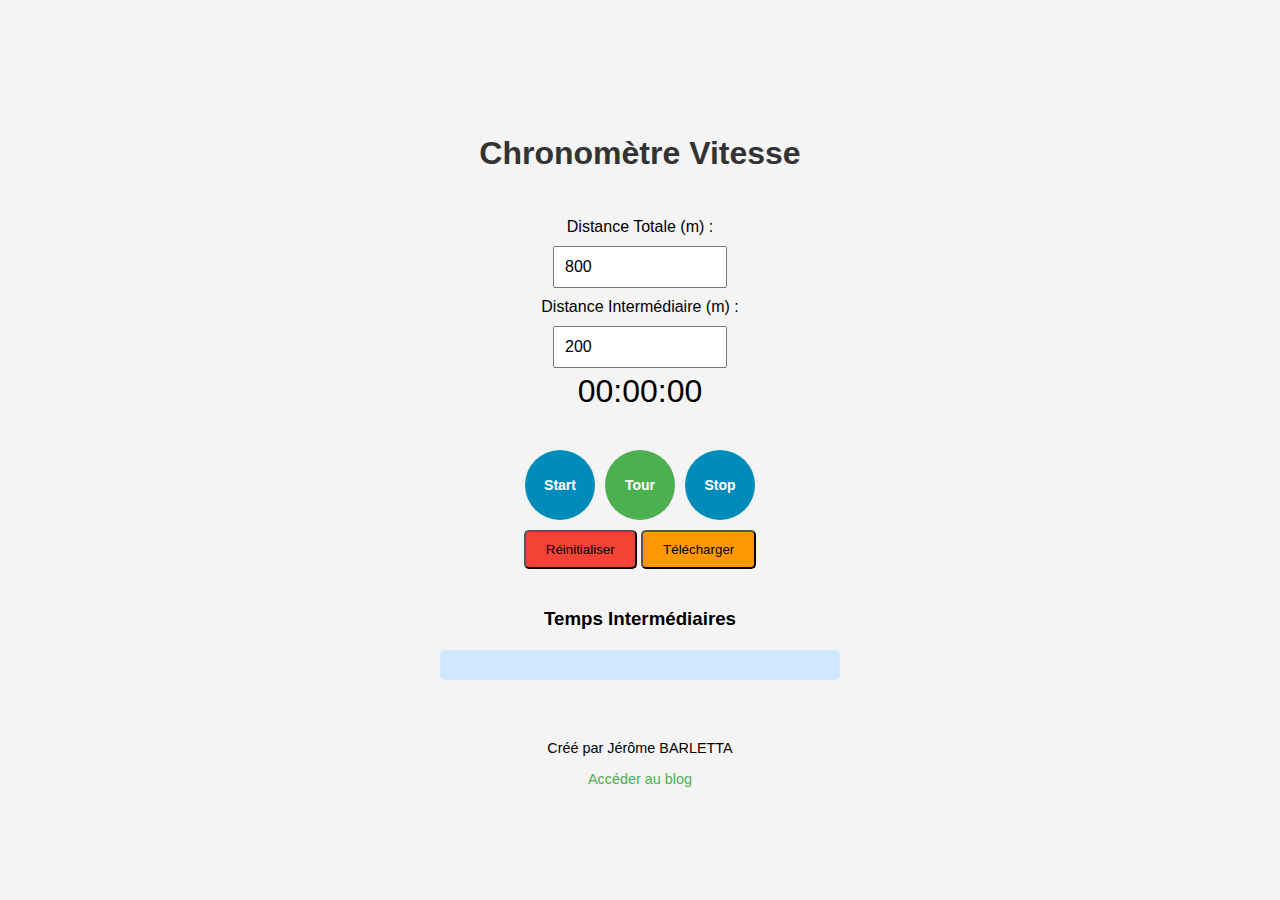
<file: index.html>
<!DOCTYPE html>
<html lang="fr">
<head>
    <meta charset="UTF-8">
    <meta name="viewport" content="width=device-width, initial-scale=1.0">
    <title>Chronomètre Vitesse</title>
    <style>
        /* Styles de base */
        body {
            font-family: Arial, sans-serif;
            text-align: center;
            margin: 0;
            padding: 0;
            display: flex;
            flex-direction: column;
            justify-content: center;
            align-items: center;
            min-height: 100vh;
            background-color: #f4f4f4;
        }
        h1 {
            color: #333;
        }
        #timer-display {
            font-size: 2em;
            margin-bottom: 20px;
        }
        #input-controls {
            margin-top: 20px;
            display: flex;
            flex-direction: column;
            align-items: center;
        }
        #input-controls label {
            margin: 5px;
            font-size: 16px; /* Augmenter la taille de la police pour les labels */
        }
        #input-controls input {
            margin: 5px;
            font-size: 16px; /* Augmenter la taille de la police pour les champs de saisie */
            padding: 10px; /* Ajouter du rembourrage pour agrandir les champs */
            width: 150px; /* Largeur des champs de saisie */
            max-width: 80%; /* Limiter la largeur à 80% pour être responsive */
        }
        #timer-controls {
            margin-top: 20px;
            display: flex;
            justify-content: center;
        }
        #timer-controls button {
            padding: 0;
            font-size: 14px;
            font-weight: bold;
            width: 70px; /* Augmenter légèrement la largeur */
            height: 70px; /* Augmenter légèrement la hauteur */
            border: none;
            color: white;
            cursor: pointer;
            display: flex;
            align-items: center;
            justify-content: center;
            margin: 0 5px; /* Ajout d'espacement entre les boutons */
        }
        #start-button, #stop-button {
            background-color: #008CBA;
            border-radius: 50%;
        }
        #intermediate-button {
            background-color: #4CAF50;
            border-radius: 50%;
        }
        #reset-button, #download-button {
            background-color: #f44336;
            border-radius: 5px;
            padding: 10px 20px;
            margin-top: 10px; /* Pour espacer des boutons du dessus */
        }
        #download-button {
            background-color: #FF9800;
        }
        #results {
            margin-top: 20px;
            width: 80%;
            max-width: 400px;
        }
        #results ul {
            list-style: none;
            padding: 0;
            margin: 0;
        }
        #results li {
            background: #e0e0e0;
            margin-bottom: 5px;
            padding: 10px;
            border-radius: 5px;
        }
        #final-result {
            margin-top: 20px;
            padding: 15px;
            border-radius: 5px;
            background-color: #D0E8FF;
            color: #333;
            font-weight: bold;
        }
        #creator {
            margin-top: 30px;
            text-align: center;
            font-size: 0.9em;
        }
        #creator a {
            color: #4CAF50;
            text-decoration: none;
        }
        /* Responsive styles */
        @media (max-width: 600px) {
            #timer-controls button {
                width: 50px;
                height: 50px;
                font-size: 12px;
            }
            #input-controls input {
                width: 120px; /* Ajustement pour petits écrans */
            }
        }
    </style>
</head>
<body>

    <h1>Chronomètre Vitesse</h1>

    <div id="input-controls">
        <label for="total-distance">Distance Totale (m) :</label>
        <input type="number" id="total-distance" value="800">
        <label for="intermediate-distance">Distance Intermédiaire (m) :</label>
        <input type="number" id="intermediate-distance" value="200">
    </div>

    <div id="timer-display">00:00:00</div>

    <div id="timer-controls">
        <button id="start-button">Start</button>
        <button id="intermediate-button">Tour</button>
        <button id="stop-button">Stop</button>
    </div>
    
    <div id="additional-controls">
        <button id="reset-button">Réinitialiser</button>
        <button id="download-button">Télécharger</button>
    </div>

    <div id="results">
        <h3>Temps Intermédiaires</h3>
        <ul id="time-list"></ul>
        <p id="final-result"></p>
    </div>

    <div id="creator">
        <p>Créé par Jérôme BARLETTA</p>
        <a href="http://bjerome.eklablog.com/accueil-c30088056" target="_blank">Accéder au blog</a>
    </div>

    <script>
        let startTime = null;
        let intervalId = null;
        let intermediateTimes = [];
        let totalDistance = 800;
        let intermediateDistance = 200;
        let currentDistance = 0;

        const timerDisplay = document.getElementById('timer-display');
        const timeList = document.getElementById('time-list');
        const finalResult = document.getElementById('final-result');

        const startButton = document.getElementById('start-button');
        const intermediateButton = document.getElementById('intermediate-button');
        const stopButton = document.getElementById('stop-button');
        const resetButton = document.getElementById('reset-button');
        const downloadButton = document.getElementById('download-button');

        const totalDistanceInput = document.getElementById('total-distance');
        const intermediateDistanceInput = document.getElementById('intermediate-distance');

        totalDistanceInput.addEventListener('input', () => {
            totalDistance = parseInt(totalDistanceInput.value);
        });

        intermediateDistanceInput.addEventListener('input', () => {
            intermediateDistance = parseInt(intermediateDistanceInput.value);
        });

        function formatTime(seconds) {
            const hours = Math.floor(seconds / 3600);
            const minutes = Math.floor((seconds % 3600) / 60);
            const remainingSeconds = Math.floor(seconds % 60);
            return `${hours.toString().padStart(2, '0')}:${minutes.toString().padStart(2, '0')}:${remainingSeconds.toString().padStart(2, '0')}`;
        }

        function calculateSpeed(timeInSeconds, distance) {
            if (timeInSeconds === 0) return 0;
            return ((distance / timeInSeconds) * 3.6).toFixed(2);
        }

        function updateTimer() {
            const elapsed = Math.floor((new Date() - startTime) / 1000);
            timerDisplay.textContent = formatTime(elapsed);
        }

        startButton.addEventListener('click', () => {
            if (!intervalId) {
                startTime = new Date();
                intervalId = setInterval(updateTimer, 1000);
                currentDistance = 0;
                intermediateTimes = [];
                timeList.innerHTML = '';
                finalResult.textContent = '';
            }
        });

        intermediateButton.addEventListener('click', () => {
            if (intervalId && currentDistance + intermediateDistance <= totalDistance) {
                const now = new Date();
                const elapsed = Math.floor((now - startTime) / 1000);
                currentDistance += intermediateDistance;

                const speed = calculateSpeed(elapsed, currentDistance);
                const timeEntry = document.createElement('li');
                timeEntry.textContent = `Distance: ${currentDistance}m - Temps: ${formatTime(elapsed)} - Vitesse: ${speed} km/h`;
                timeList.appendChild(timeEntry);

                intermediateTimes.push
</file>
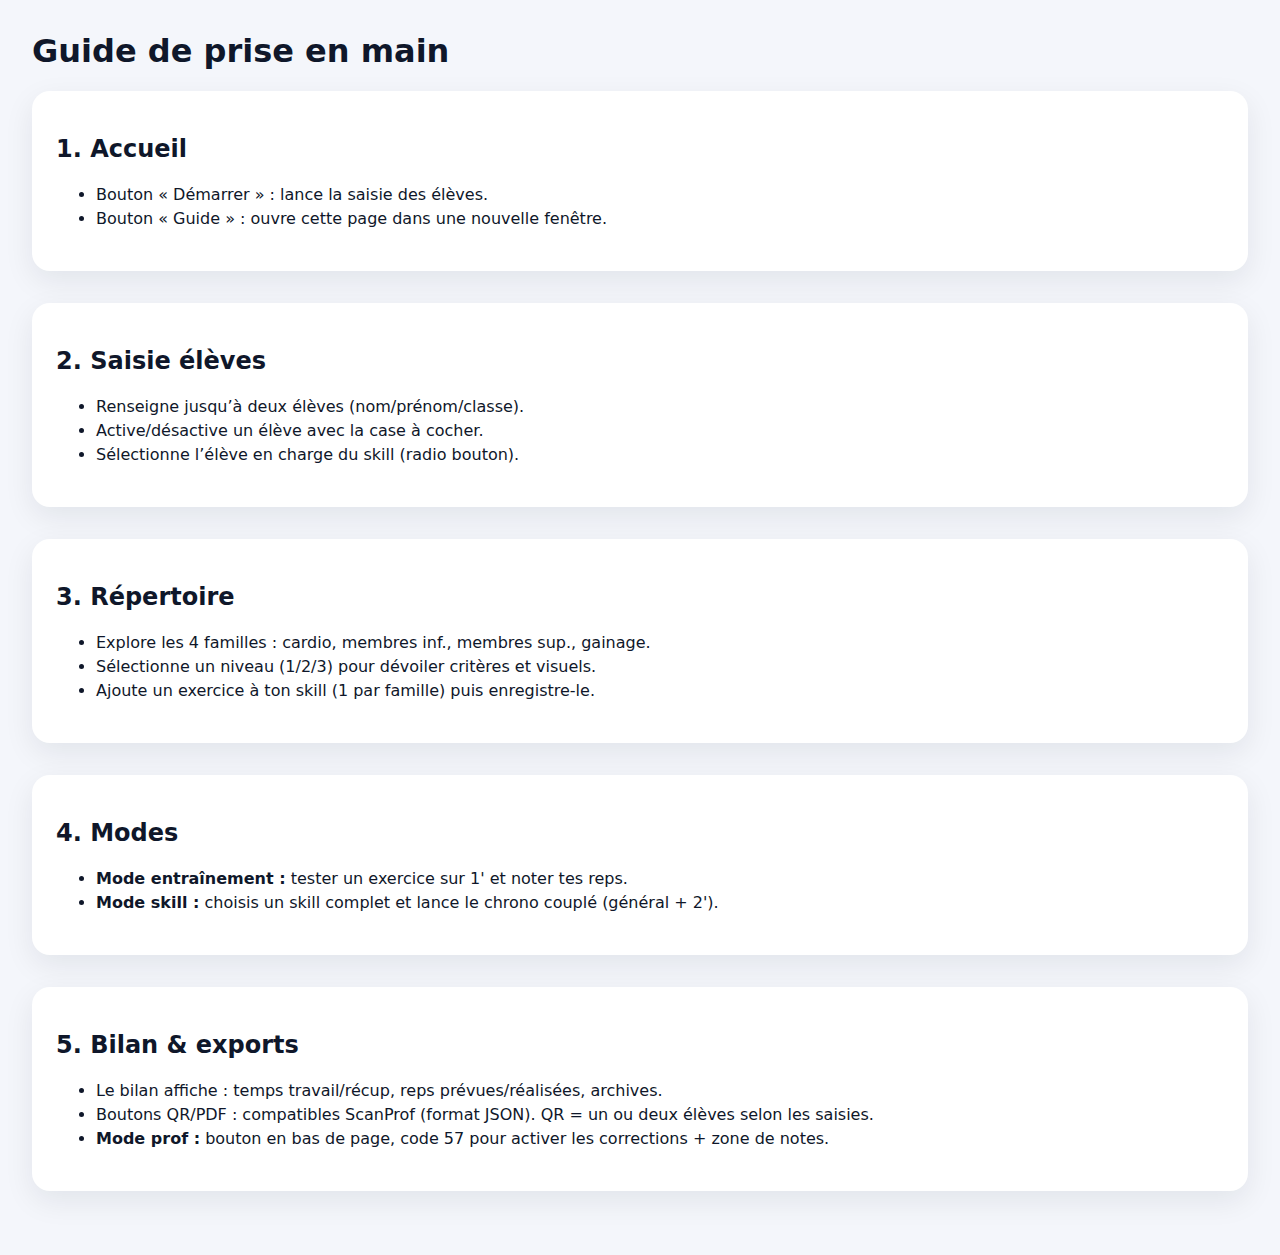
<file: guide.html>
<!DOCTYPE html>
<html lang="fr">
  <head>
    <meta charset="UTF-8" />
    <meta name="viewport" content="width=device-width, initial-scale=1" />
    <title>Guide Cross Training</title>
    <style>
      body {
        font-family: 'Inter', system-ui, -apple-system, BlinkMacSystemFont, sans-serif;
        margin: 0;
        padding: 2rem;
        background: #f4f6fb;
        color: #0f172a;
      }
      h1 {
        margin-top: 0;
      }
      ul {
        line-height: 1.5;
      }
      section {
        margin-bottom: 2rem;
        background: #fff;
        padding: 1.5rem;
        border-radius: 18px;
        box-shadow: 0 10px 30px rgba(15, 23, 42, 0.08);
      }
    </style>
  </head>
  <body>
    <h1>Guide de prise en main</h1>
    <section>
      <h2>1. Accueil</h2>
      <ul>
        <li>Bouton « Démarrer » : lance la saisie des élèves.</li>
        <li>Bouton « Guide » : ouvre cette page dans une nouvelle fenêtre.</li>
      </ul>
    </section>
    <section>
      <h2>2. Saisie élèves</h2>
      <ul>
        <li>Renseigne jusqu’à deux élèves (nom/prénom/classe).</li>
        <li>Active/désactive un élève avec la case à cocher.</li>
        <li>Sélectionne l’élève en charge du skill (radio bouton).</li>
      </ul>
    </section>
    <section>
      <h2>3. Répertoire</h2>
      <ul>
        <li>Explore les 4 familles : cardio, membres inf., membres sup., gainage.</li>
        <li>Sélectionne un niveau (1/2/3) pour dévoiler critères et visuels.</li>
        <li>Ajoute un exercice à ton skill (1 par famille) puis enregistre-le.</li>
      </ul>
    </section>
    <section>
      <h2>4. Modes</h2>
      <ul>
        <li><strong>Mode entraînement :</strong> tester un exercice sur 1' et noter tes reps.</li>
        <li><strong>Mode skill :</strong> choisis un skill complet et lance le chrono couplé (général + 2').</li>
      </ul>
    </section>
    <section>
      <h2>5. Bilan & exports</h2>
      <ul>
        <li>Le bilan affiche : temps travail/récup, reps prévues/réalisées, archives.</li>
        <li>Boutons QR/PDF : compatibles ScanProf (format JSON). QR = un ou deux élèves selon les saisies.</li>
        <li><strong>Mode prof :</strong> bouton en bas de page, code 57 pour activer les corrections + zone de notes.</li>
      </ul>
    </section>
  </body>
</html>
</file>
